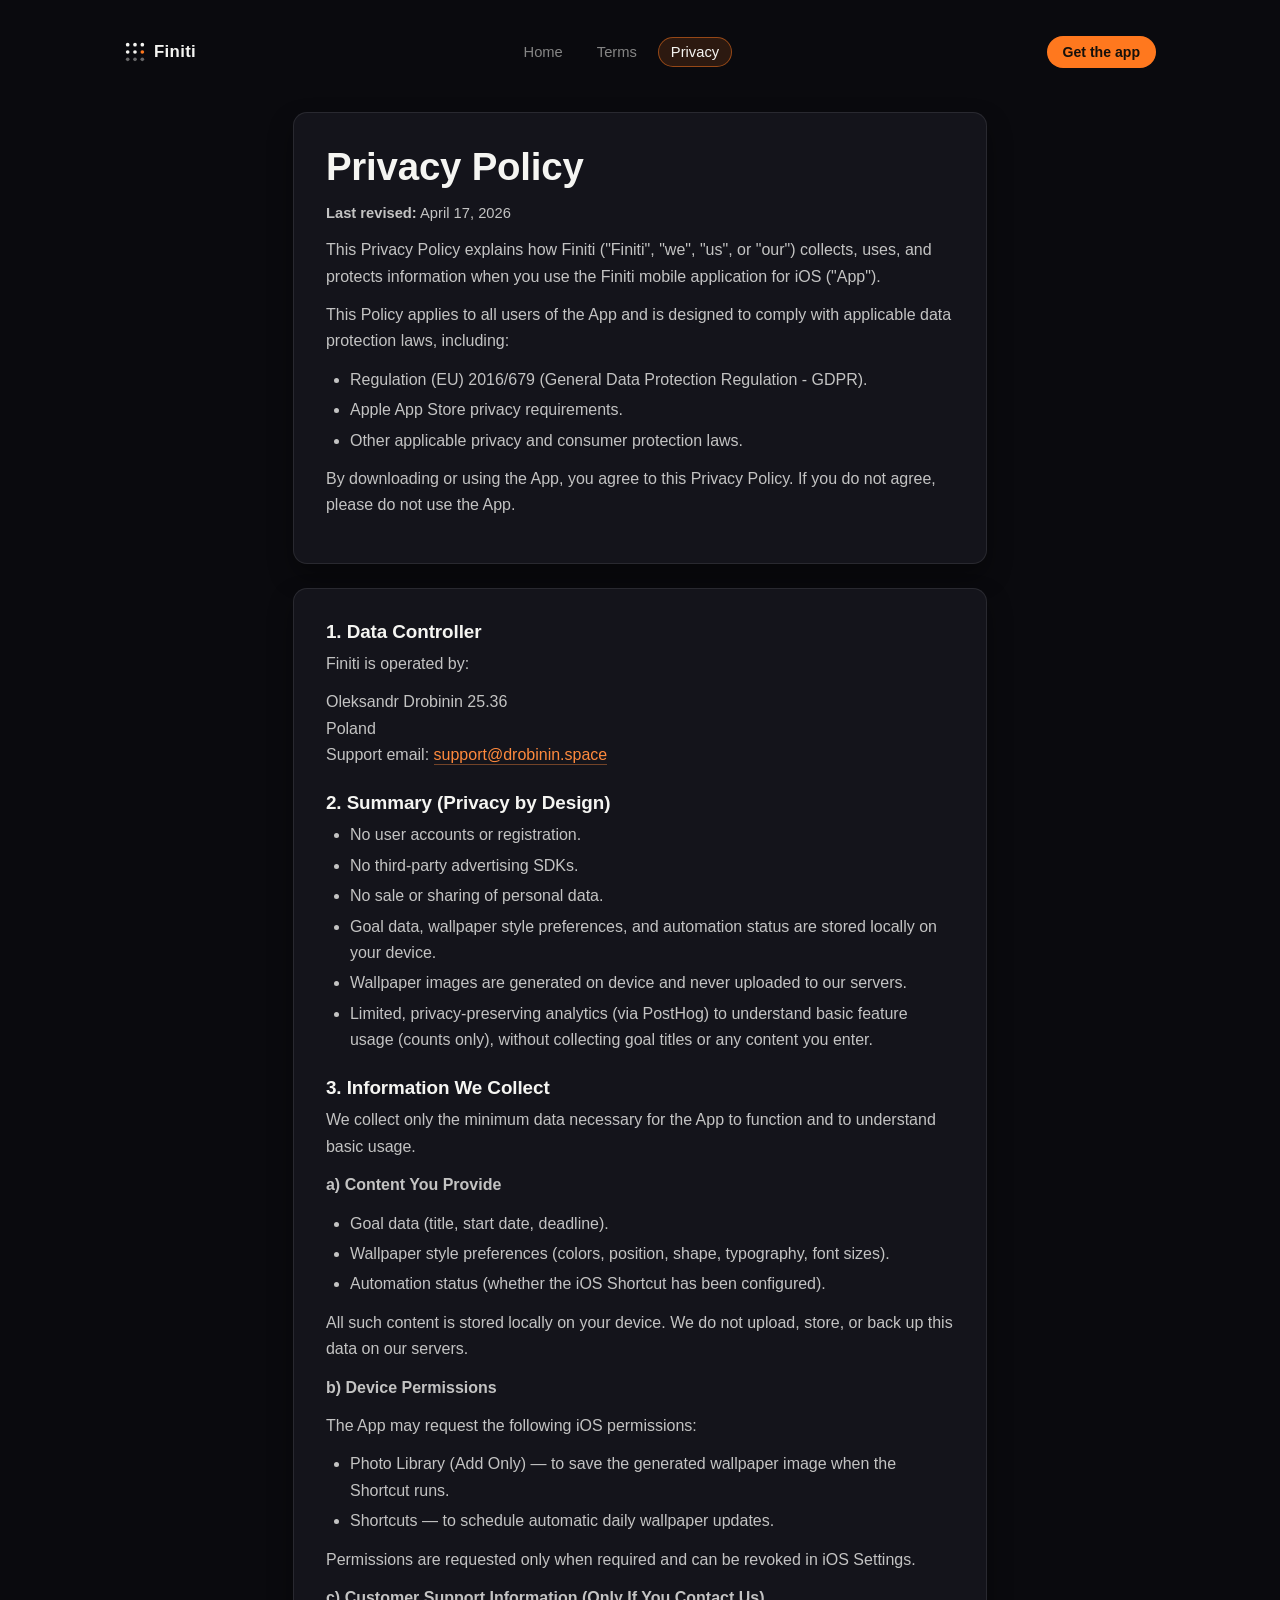
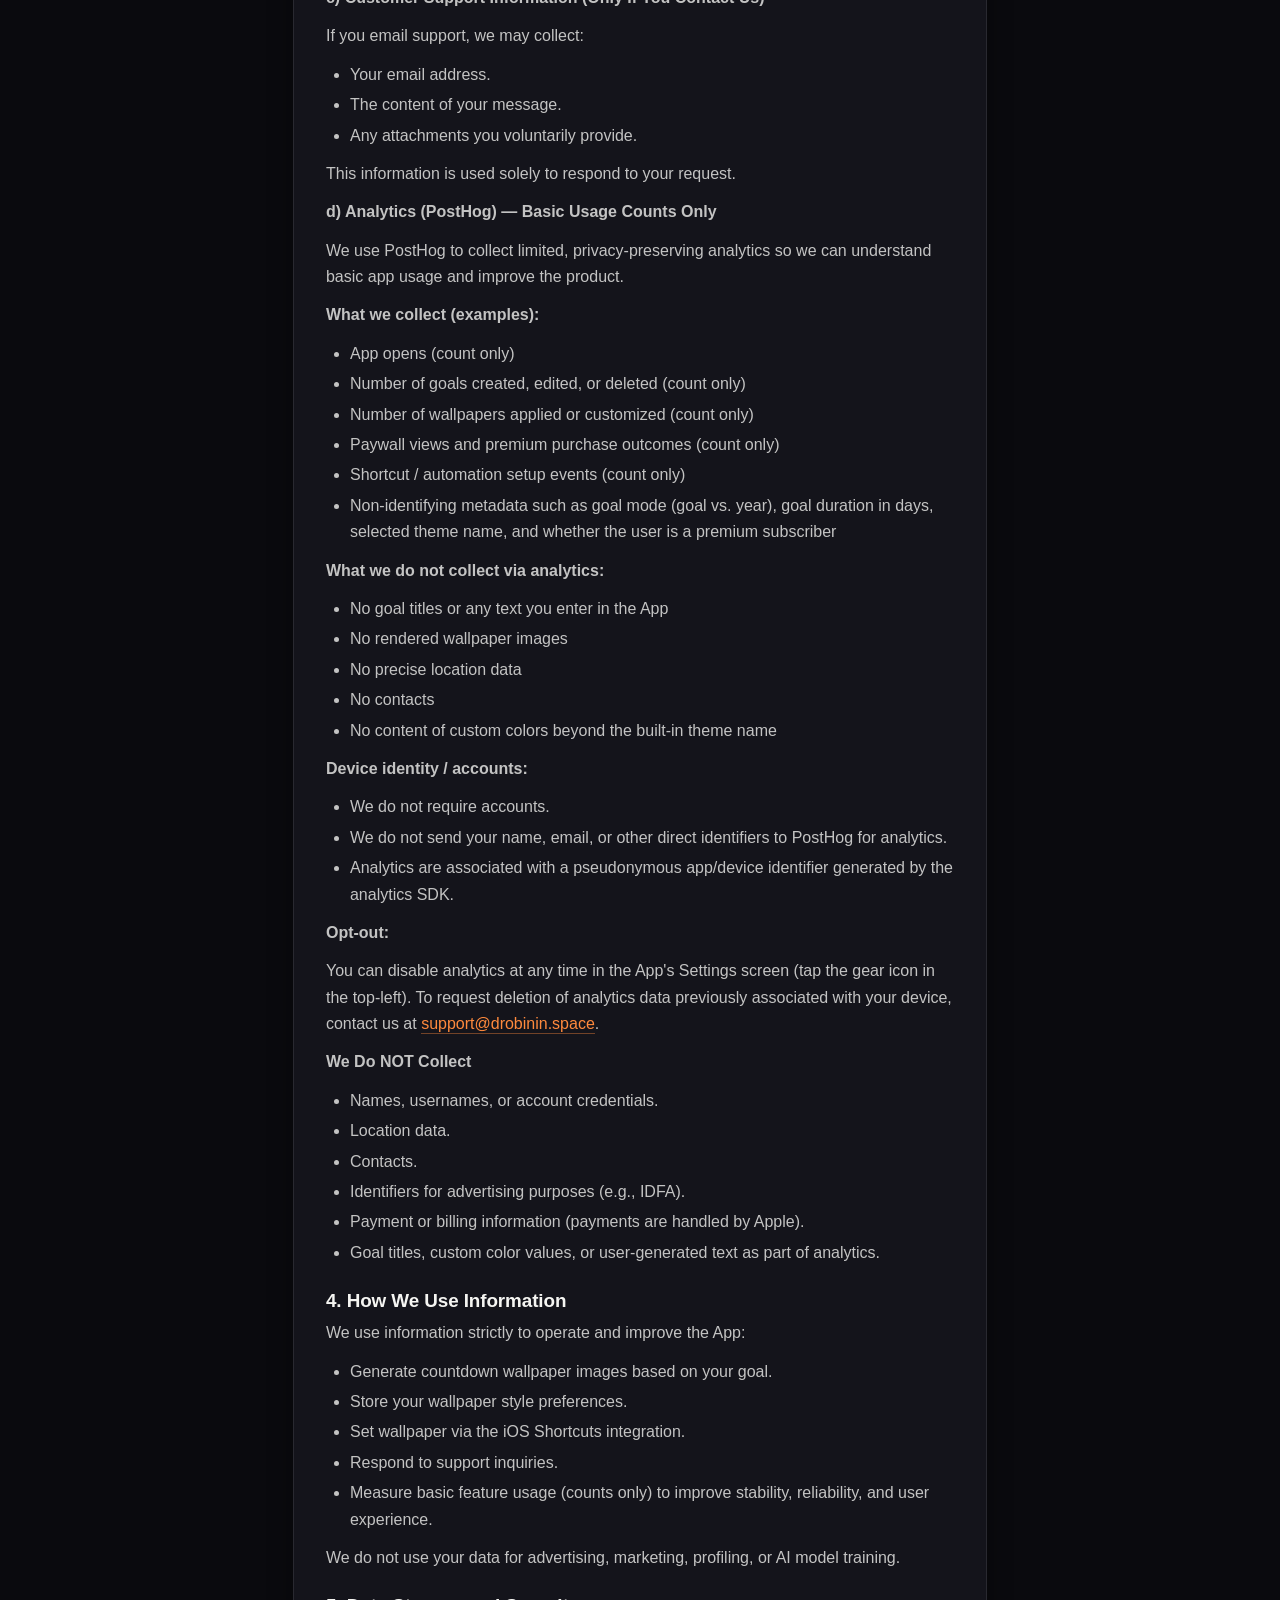
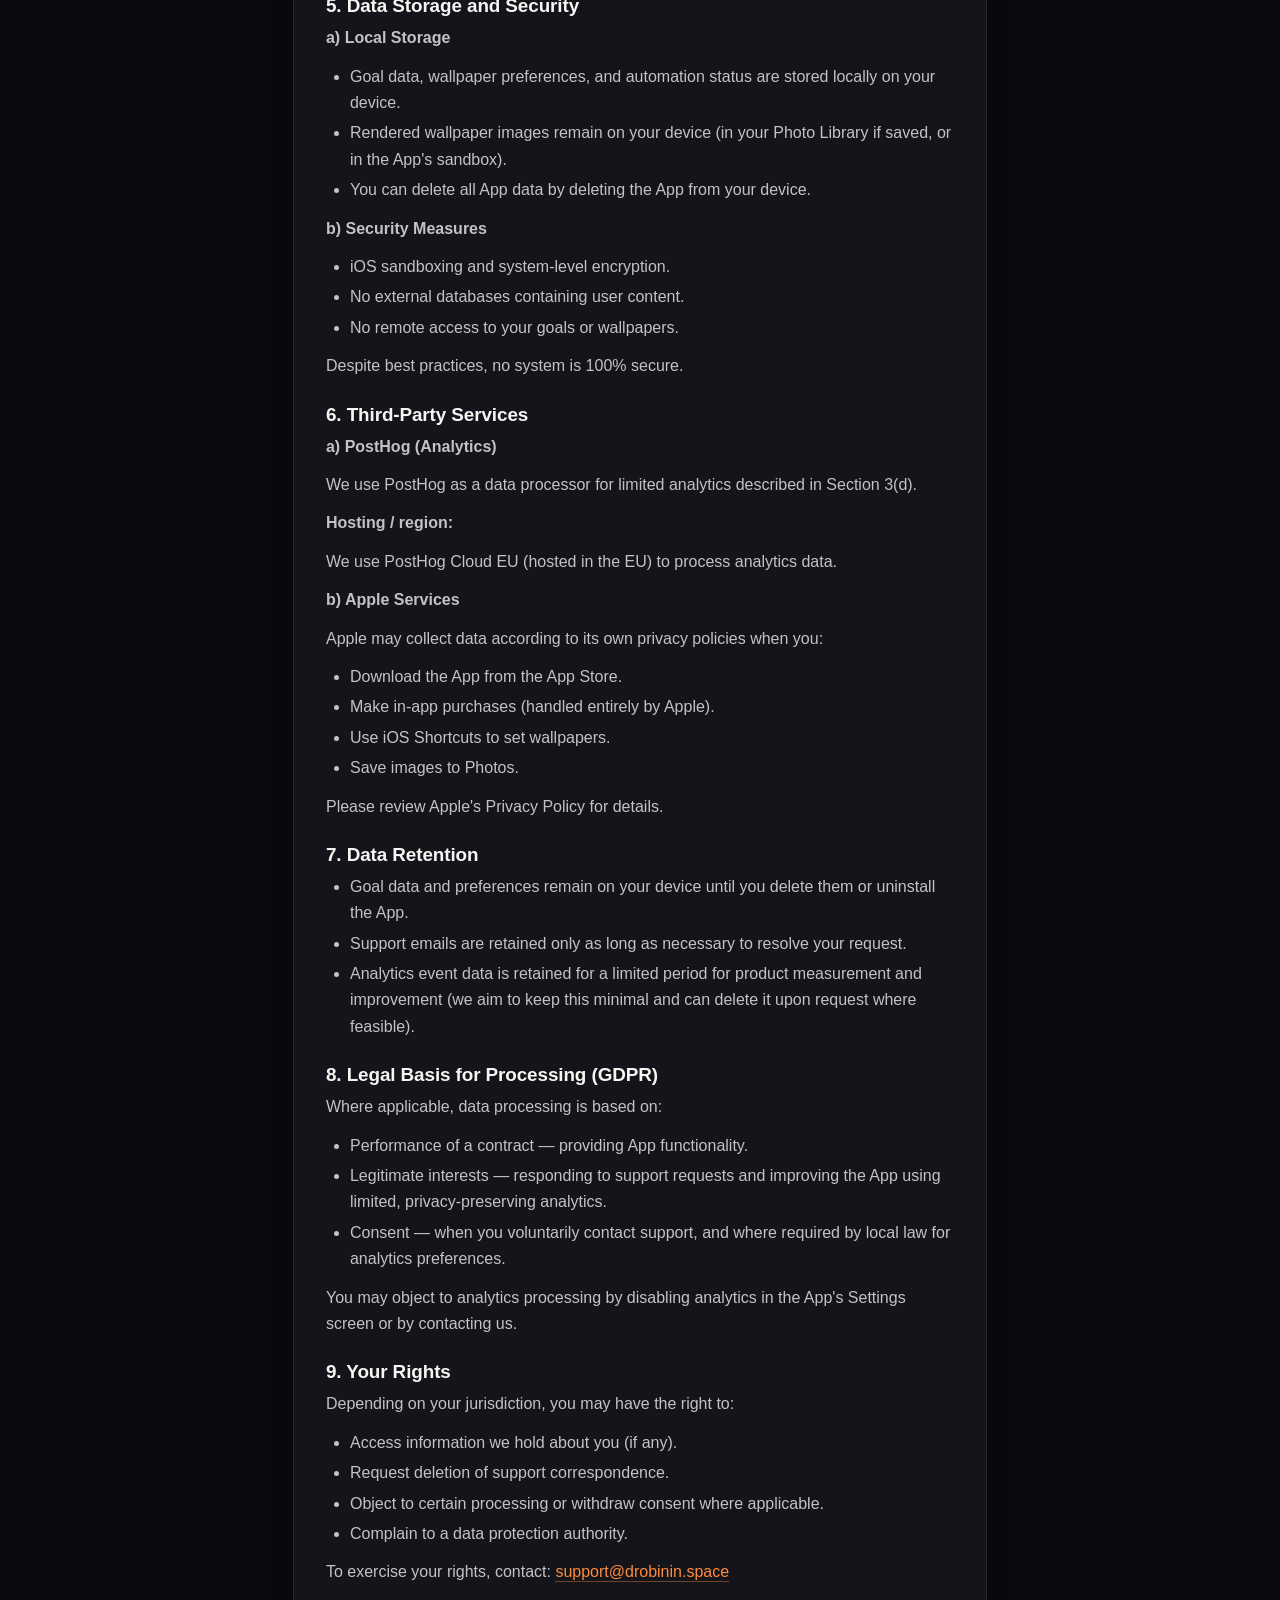
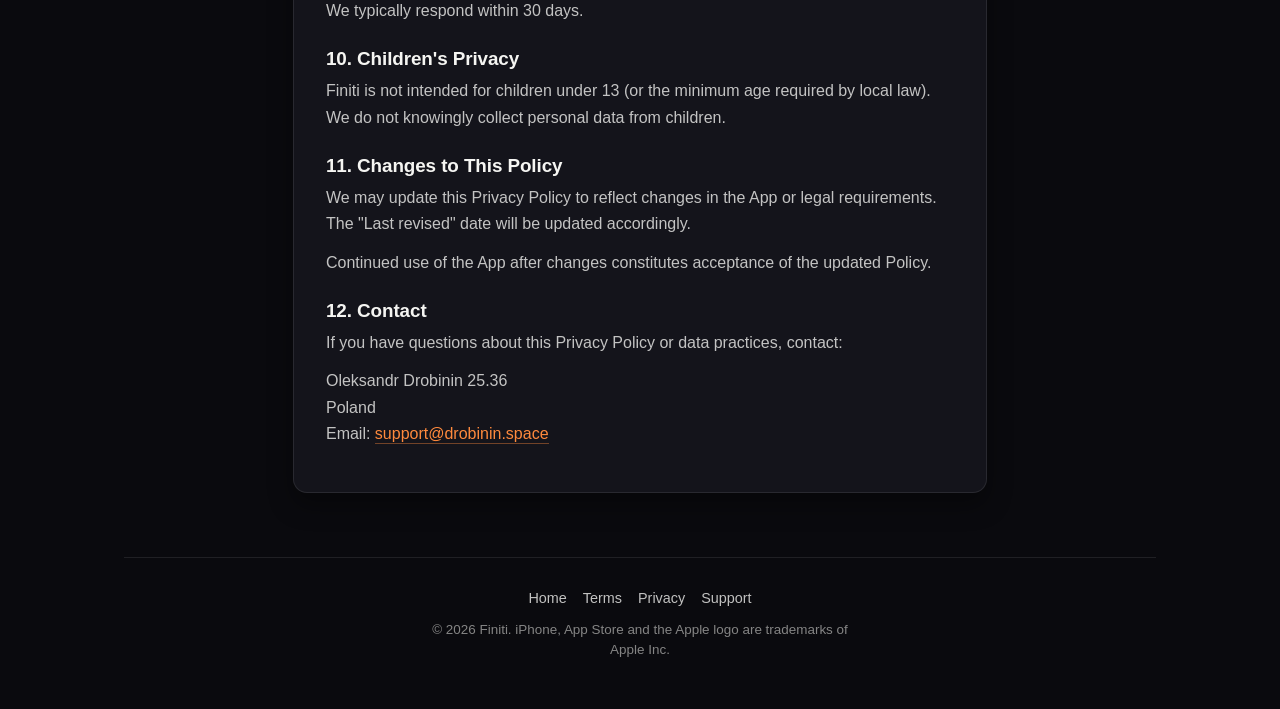
<file: privacy.html>
<!doctype html>
<html lang="en">
  <head>
    <meta charset="utf-8" />
    <meta name="viewport" content="width=device-width, initial-scale=1, viewport-fit=cover" />
    <meta name="theme-color" content="#0A0A0E" />
    <meta name="description" content="Finiti — Privacy Policy." />
    <meta name="apple-itunes-app" content="app-id=6761764736" />
    <title>Finiti — Privacy</title>

    <link rel="preconnect" href="https://eu.i.posthog.com" crossorigin />
    <link rel="dns-prefetch" href="https://eu.i.posthog.com" />

    <link rel="stylesheet" href="assets/css/base.css" />
    <link rel="stylesheet" href="assets/css/legal.css" />

    <script>
      !function(t,e){var o,n,p,r;e.__SV||(window.posthog=e,e._i=[],e.init=function(i,s,a){function g(t,e){var o=e.split(".");2==o.length&&(t=t[o[0]],e=o[1]),t[e]=function(){t.push([e].concat(Array.prototype.slice.call(arguments,0)))}}(p=t.createElement("script")).type="text/javascript",p.crossOrigin="anonymous",p.async=!0,p.src=s.api_host.replace(".i.posthog.com","-assets.i.posthog.com")+"/static/array.js",(r=t.getElementsByTagName("script")[0]).parentNode.insertBefore(p,r);var u=e;for(void 0!==a?u=e[a]=[]:a="posthog",u.people=u.people||[],u.toString=function(t){var e="posthog";return"posthog"!==a&&(e+="."+a),t||(e+=" (stub)"),e},u.people.toString=function(){return u.toString(1)+".people (stub)"},o="init capture register register_once register_for_session unregister unregister_for_session getFeatureFlag getFeatureFlagPayload isFeatureEnabled reloadFeatureFlags updateEarlyAccessFeatureEnrollment getEarlyAccessFeatures on onFeatureFlags onSessionId getSurveys getActiveMatchingSurveys renderSurvey canRenderSurvey identify setPersonProperties group resetGroups setPersonPropertiesForFlags resetPersonPropertiesForFlags setGroupPropertiesForFlags resetGroupPropertiesForFlags reset get_distinct_id getGroups get_session_id get_session_replay_url alias set_config startSessionRecording stopSessionRecording sessionRecordingStarted captureException loadToolbar get_property getSessionProperty createPersonProfile opt_in_capturing opt_out_capturing has_opted_in_capturing has_opted_out_capturing clear_opt_in_out_capturing debug getPageViewId".split(" "),n=0;n<o.length;n++)g(u,o[n]);e._i.push([i,s,a])},e.__SV=1)}(document,window.posthog||[]);
      posthog.init('phc_pRPjqX6YwoQiGpgjzn4jUNKB9KNDWGyxY88fBwDBwbVZ', {
        api_host: 'https://eu.i.posthog.com',
        capture_pageview: true,
        person_profiles: 'identified_only'
      });
    </script>
  </head>
  <body>
    <a class="skip-link" href="#main">Skip to main content</a>

    <div class="page">
      <header class="site-header" role="banner">
        <a class="brand" href="index.html" aria-label="Finiti home">
          <svg class="brand__mark" viewBox="0 0 24 24" aria-hidden="true">
            <g fill="currentColor">
              <circle cx="4" cy="4" r="2" />
              <circle cx="12" cy="4" r="2" />
              <circle cx="20" cy="4" r="2" />
              <circle cx="4" cy="12" r="2" />
              <circle cx="12" cy="12" r="2" />
              <circle cx="20" cy="12" r="2" fill="#FF781E" />
              <circle cx="4" cy="20" r="2" opacity="0.4" />
              <circle cx="12" cy="20" r="2" opacity="0.4" />
              <circle cx="20" cy="20" r="2" opacity="0.4" />
            </g>
          </svg>
          Finiti
        </a>
        <nav class="site-nav" aria-label="Primary">
          <a href="index.html">Home</a>
          <a href="terms.html">Terms</a>
          <a href="privacy.html" aria-current="page">Privacy</a>
        </nav>
        <a class="header-cta" href="https://apps.apple.com/us/app/finiti-days-left/id6761764736">Get the app</a>
      </header>

      <main id="main" class="legal">
        <section class="card">
          <h1>Privacy Policy</h1>
          <p class="legal__meta"><strong>Last revised:</strong> April 17, 2026</p>
          <p>This Privacy Policy explains how Finiti ("Finiti", "we", "us", or "our") collects, uses, and protects information when you use the Finiti mobile application for iOS ("App").</p>
          <p>This Policy applies to all users of the App and is designed to comply with applicable data protection laws, including:</p>
          <ul>
            <li>Regulation (EU) 2016/679 (General Data Protection Regulation - GDPR).</li>
            <li>Apple App Store privacy requirements.</li>
            <li>Other applicable privacy and consumer protection laws.</li>
          </ul>
          <p>By downloading or using the App, you agree to this Privacy Policy. If you do not agree, please do not use the App.</p>
        </section>

        <section class="card">
          <h2>1. Data Controller</h2>
          <p>Finiti is operated by:</p>
          <p>
            Oleksandr Drobinin 25.36<br />
            Poland<br />
            Support email: <a href="mailto:support@drobinin.space">support@drobinin.space</a>
          </p>

          <h2>2. Summary (Privacy by Design)</h2>
          <ul>
            <li>No user accounts or registration.</li>
            <li>No third-party advertising SDKs.</li>
            <li>No sale or sharing of personal data.</li>
            <li>Goal data, wallpaper style preferences, and automation status are stored locally on your device.</li>
            <li>Wallpaper images are generated on device and never uploaded to our servers.</li>
            <li>Limited, privacy-preserving analytics (via PostHog) to understand basic feature usage (counts only), without collecting goal titles or any content you enter.</li>
          </ul>

          <h2>3. Information We Collect</h2>
          <p>We collect only the minimum data necessary for the App to function and to understand basic usage.</p>
          <p><strong>a) Content You Provide</strong></p>
          <ul>
            <li>Goal data (title, start date, deadline).</li>
            <li>Wallpaper style preferences (colors, position, shape, typography, font sizes).</li>
            <li>Automation status (whether the iOS Shortcut has been configured).</li>
          </ul>
          <p>All such content is stored locally on your device. We do not upload, store, or back up this data on our servers.</p>

          <p><strong>b) Device Permissions</strong></p>
          <p>The App may request the following iOS permissions:</p>
          <ul>
            <li>Photo Library (Add Only) — to save the generated wallpaper image when the Shortcut runs.</li>
            <li>Shortcuts — to schedule automatic daily wallpaper updates.</li>
          </ul>
          <p>Permissions are requested only when required and can be revoked in iOS Settings.</p>

          <p><strong>c) Customer Support Information (Only If You Contact Us)</strong></p>
          <p>If you email support, we may collect:</p>
          <ul>
            <li>Your email address.</li>
            <li>The content of your message.</li>
            <li>Any attachments you voluntarily provide.</li>
          </ul>
          <p>This information is used solely to respond to your request.</p>

          <p><strong>d) Analytics (PostHog) — Basic Usage Counts Only</strong></p>
          <p>We use PostHog to collect limited, privacy-preserving analytics so we can understand basic app usage and improve the product.</p>
          <p><strong>What we collect (examples):</strong></p>
          <ul>
            <li>App opens (count only)</li>
            <li>Number of goals created, edited, or deleted (count only)</li>
            <li>Number of wallpapers applied or customized (count only)</li>
            <li>Paywall views and premium purchase outcomes (count only)</li>
            <li>Shortcut / automation setup events (count only)</li>
            <li>Non-identifying metadata such as goal mode (goal vs. year), goal duration in days, selected theme name, and whether the user is a premium subscriber</li>
          </ul>
          <p><strong>What we do not collect via analytics:</strong></p>
          <ul>
            <li>No goal titles or any text you enter in the App</li>
            <li>No rendered wallpaper images</li>
            <li>No precise location data</li>
            <li>No contacts</li>
            <li>No content of custom colors beyond the built-in theme name</li>
          </ul>
          <p><strong>Device identity / accounts:</strong></p>
          <ul>
            <li>We do not require accounts.</li>
            <li>We do not send your name, email, or other direct identifiers to PostHog for analytics.</li>
            <li>Analytics are associated with a pseudonymous app/device identifier generated by the analytics SDK.</li>
          </ul>
          <p><strong>Opt-out:</strong></p>
          <p>You can disable analytics at any time in the App's Settings screen (tap the gear icon in the top-left). To request deletion of analytics data previously associated with your device, contact us at <a href="mailto:support@drobinin.space">support@drobinin.space</a>.</p>

          <p><strong>We Do NOT Collect</strong></p>
          <ul>
            <li>Names, usernames, or account credentials.</li>
            <li>Location data.</li>
            <li>Contacts.</li>
            <li>Identifiers for advertising purposes (e.g., IDFA).</li>
            <li>Payment or billing information (payments are handled by Apple).</li>
            <li>Goal titles, custom color values, or user-generated text as part of analytics.</li>
          </ul>

          <h2>4. How We Use Information</h2>
          <p>We use information strictly to operate and improve the App:</p>
          <ul>
            <li>Generate countdown wallpaper images based on your goal.</li>
            <li>Store your wallpaper style preferences.</li>
            <li>Set wallpaper via the iOS Shortcuts integration.</li>
            <li>Respond to support inquiries.</li>
            <li>Measure basic feature usage (counts only) to improve stability, reliability, and user experience.</li>
          </ul>
          <p>We do not use your data for advertising, marketing, profiling, or AI model training.</p>

          <h2>5. Data Storage and Security</h2>
          <p><strong>a) Local Storage</strong></p>
          <ul>
            <li>Goal data, wallpaper preferences, and automation status are stored locally on your device.</li>
            <li>Rendered wallpaper images remain on your device (in your Photo Library if saved, or in the App's sandbox).</li>
            <li>You can delete all App data by deleting the App from your device.</li>
          </ul>
          <p><strong>b) Security Measures</strong></p>
          <ul>
            <li>iOS sandboxing and system-level encryption.</li>
            <li>No external databases containing user content.</li>
            <li>No remote access to your goals or wallpapers.</li>
          </ul>
          <p>Despite best practices, no system is 100% secure.</p>

          <h2>6. Third-Party Services</h2>
          <p><strong>a) PostHog (Analytics)</strong></p>
          <p>We use PostHog as a data processor for limited analytics described in Section 3(d).</p>
          <p><strong>Hosting / region:</strong></p>
          <p>We use PostHog Cloud EU (hosted in the EU) to process analytics data.</p>
          <p><strong>b) Apple Services</strong></p>
          <p>Apple may collect data according to its own privacy policies when you:</p>
          <ul>
            <li>Download the App from the App Store.</li>
            <li>Make in-app purchases (handled entirely by Apple).</li>
            <li>Use iOS Shortcuts to set wallpapers.</li>
            <li>Save images to Photos.</li>
          </ul>
          <p>Please review Apple's Privacy Policy for details.</p>

          <h2>7. Data Retention</h2>
          <ul>
            <li>Goal data and preferences remain on your device until you delete them or uninstall the App.</li>
            <li>Support emails are retained only as long as necessary to resolve your request.</li>
            <li>Analytics event data is retained for a limited period for product measurement and improvement (we aim to keep this minimal and can delete it upon request where feasible).</li>
          </ul>

          <h2>8. Legal Basis for Processing (GDPR)</h2>
          <p>Where applicable, data processing is based on:</p>
          <ul>
            <li>Performance of a contract — providing App functionality.</li>
            <li>Legitimate interests — responding to support requests and improving the App using limited, privacy-preserving analytics.</li>
            <li>Consent — when you voluntarily contact support, and where required by local law for analytics preferences.</li>
          </ul>
          <p>You may object to analytics processing by disabling analytics in the App's Settings screen or by contacting us.</p>

          <h2>9. Your Rights</h2>
          <p>Depending on your jurisdiction, you may have the right to:</p>
          <ul>
            <li>Access information we hold about you (if any).</li>
            <li>Request deletion of support correspondence.</li>
            <li>Object to certain processing or withdraw consent where applicable.</li>
            <li>Complain to a data protection authority.</li>
          </ul>
          <p>To exercise your rights, contact: <a href="mailto:support@drobinin.space">support@drobinin.space</a></p>
          <p>We typically respond within 30 days.</p>

          <h2>10. Children's Privacy</h2>
          <p>Finiti is not intended for children under 13 (or the minimum age required by local law). We do not knowingly collect personal data from children.</p>

          <h2>11. Changes to This Policy</h2>
          <p>We may update this Privacy Policy to reflect changes in the App or legal requirements. The "Last revised" date will be updated accordingly.</p>
          <p>Continued use of the App after changes constitutes acceptance of the updated Policy.</p>

          <h2>12. Contact</h2>
          <p>If you have questions about this Privacy Policy or data practices, contact:</p>
          <p>
            Oleksandr Drobinin 25.36<br />
            Poland<br />
            Email: <a href="mailto:support@drobinin.space">support@drobinin.space</a>
          </p>
        </section>
      </main>

      <footer class="site-footer">
        <nav class="site-footer__nav" aria-label="Footer">
          <a href="index.html">Home</a>
          <a href="terms.html">Terms</a>
          <a href="privacy.html">Privacy</a>
          <a href="mailto:support@drobinin.space">Support</a>
        </nav>
        <p class="site-footer__legal">
          © <span id="year"></span> Finiti. iPhone, App Store and the Apple logo are trademarks of Apple Inc.
        </p>
      </footer>
    </div>

    <script>
      var y = document.getElementById('year');
      if (y) y.textContent = new Date().getFullYear();
    </script>
  </body>
</html>
</file>
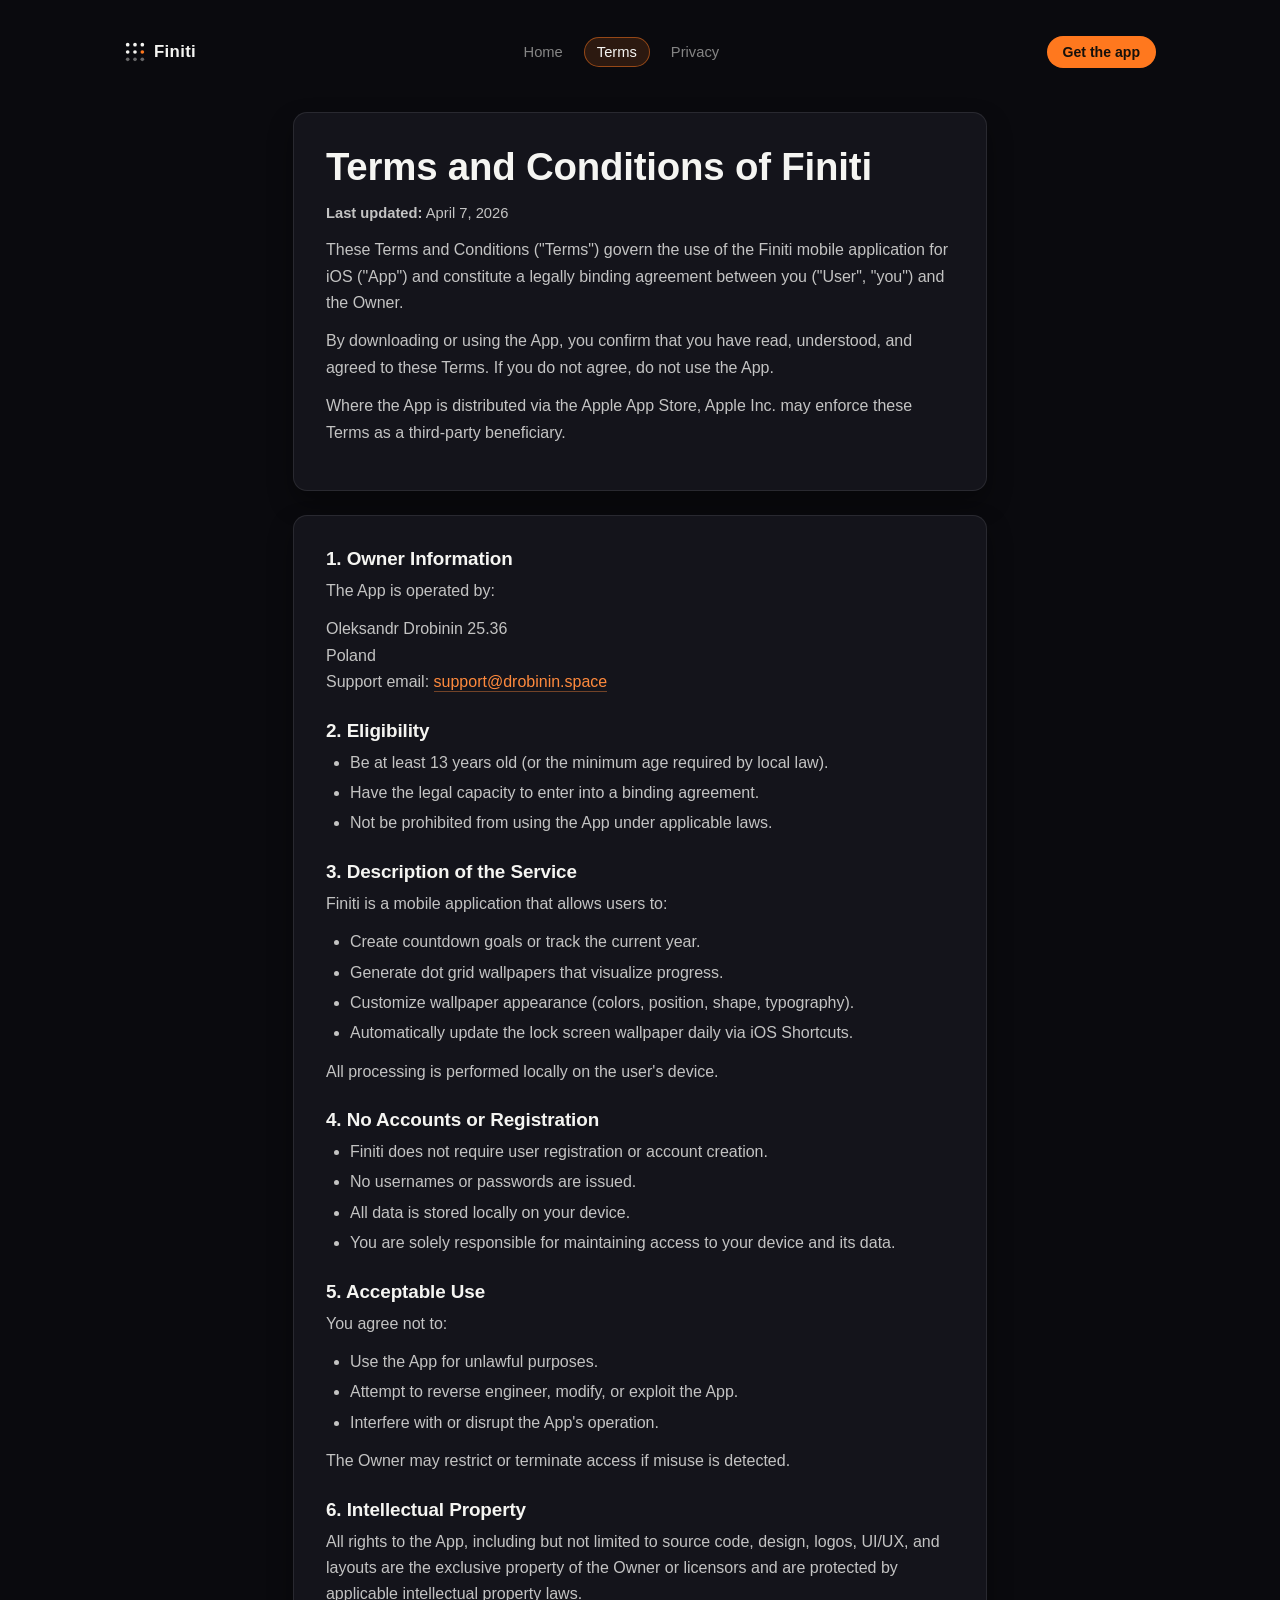
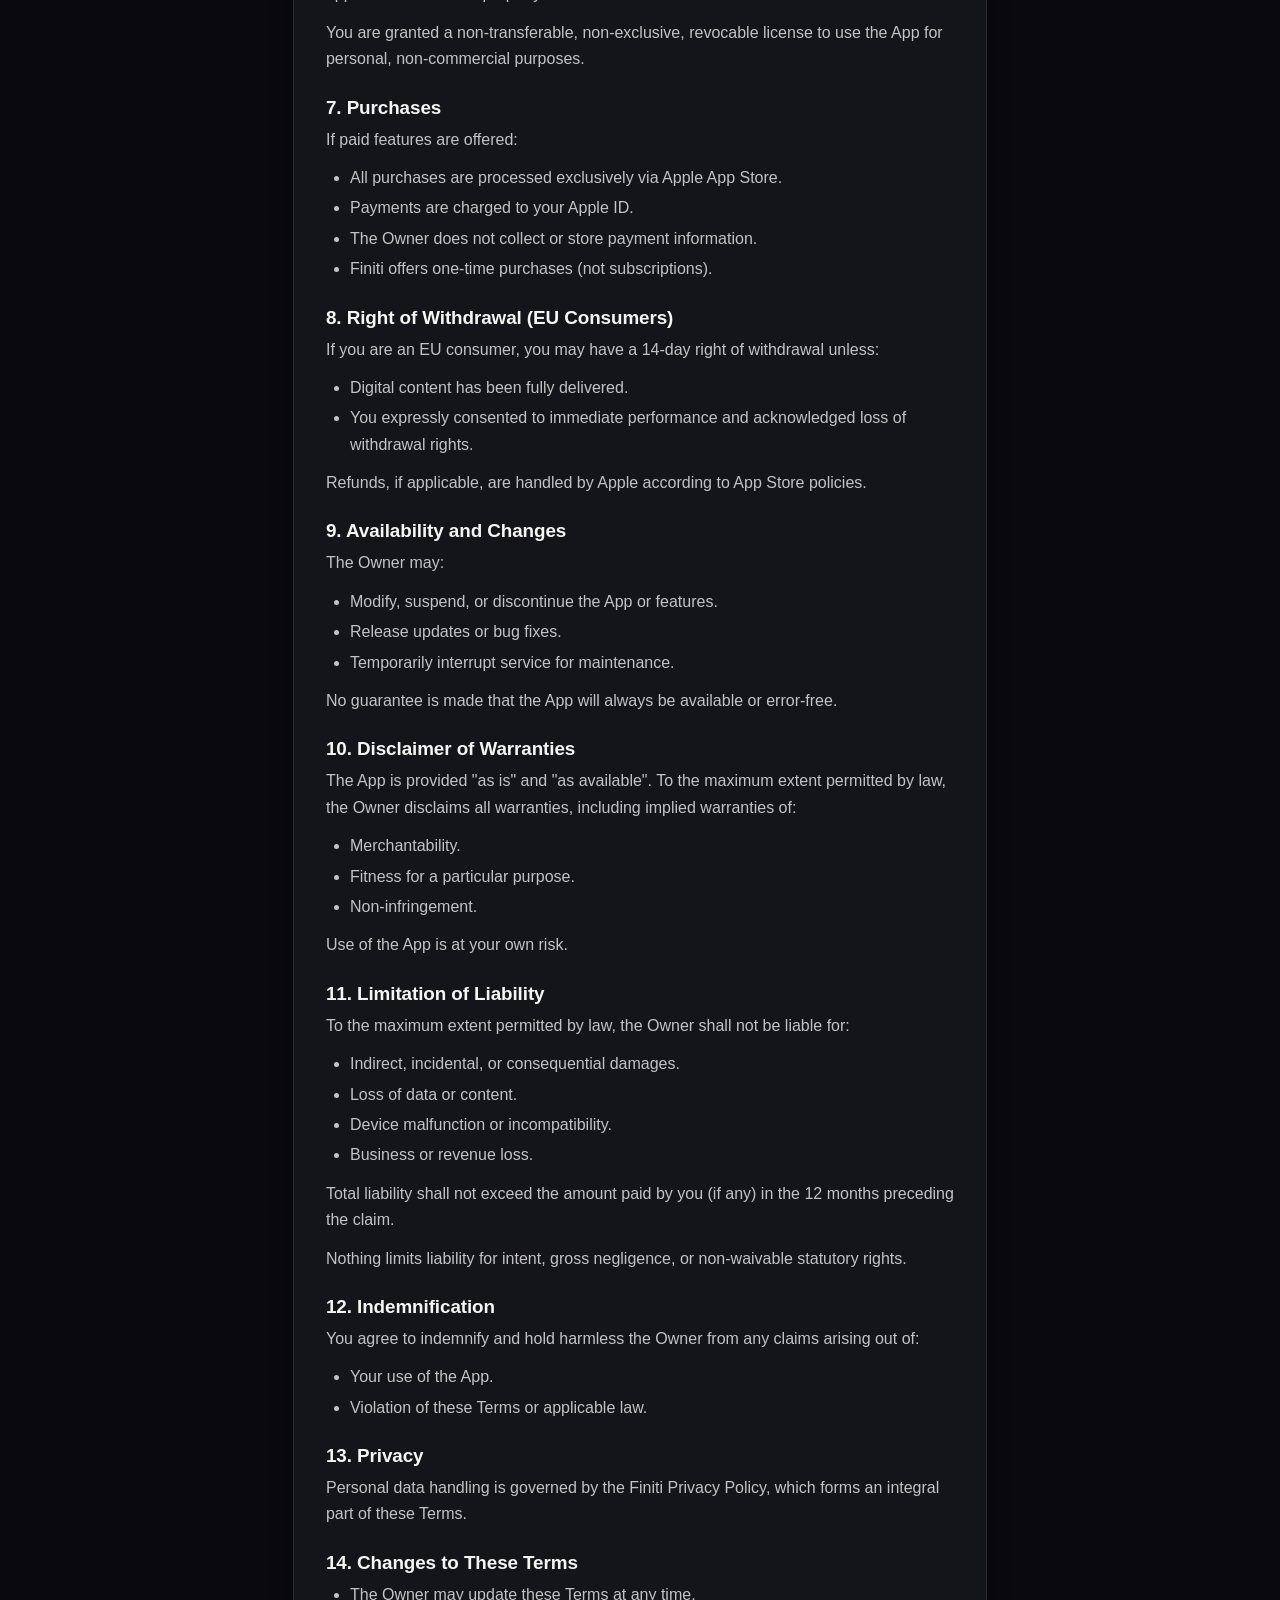
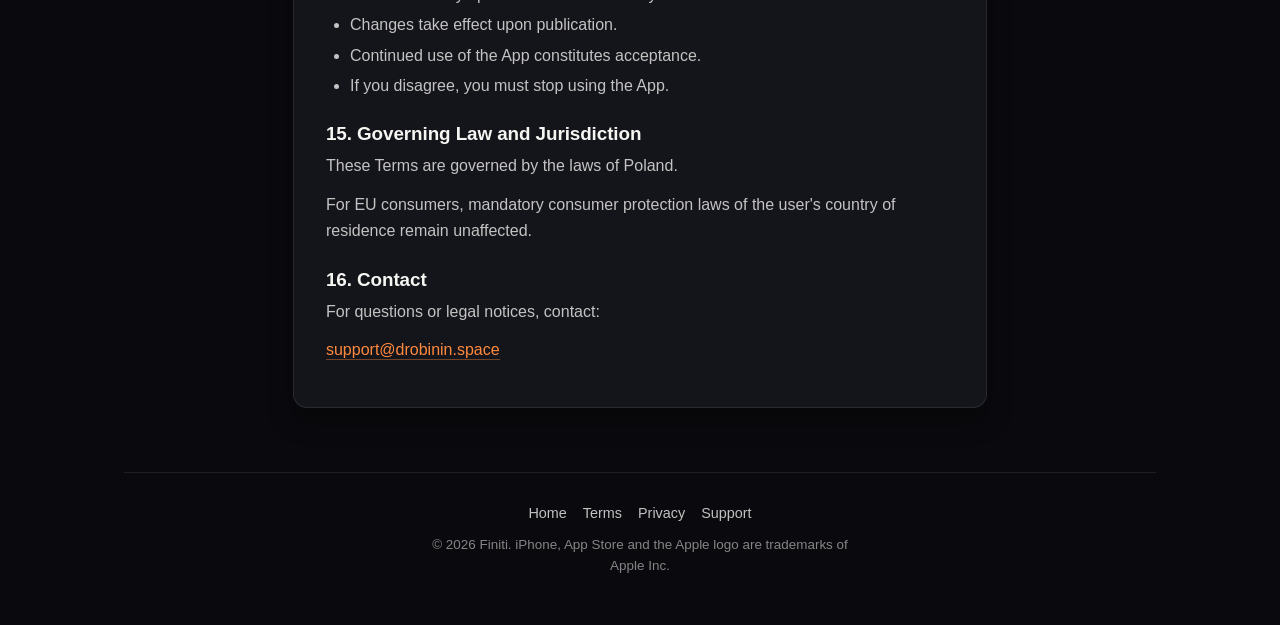
<file: terms.html>
<!doctype html>
<html lang="en">
  <head>
    <meta charset="utf-8" />
    <meta name="viewport" content="width=device-width, initial-scale=1, viewport-fit=cover" />
    <meta name="theme-color" content="#0A0A0E" />
    <meta name="description" content="Finiti — Terms and Conditions." />
    <meta name="apple-itunes-app" content="app-id=6761764736" />
    <title>Finiti — Terms</title>

    <link rel="preconnect" href="https://eu.i.posthog.com" crossorigin />
    <link rel="dns-prefetch" href="https://eu.i.posthog.com" />

    <link rel="stylesheet" href="assets/css/base.css" />
    <link rel="stylesheet" href="assets/css/legal.css" />

    <script>
      !function(t,e){var o,n,p,r;e.__SV||(window.posthog=e,e._i=[],e.init=function(i,s,a){function g(t,e){var o=e.split(".");2==o.length&&(t=t[o[0]],e=o[1]),t[e]=function(){t.push([e].concat(Array.prototype.slice.call(arguments,0)))}}(p=t.createElement("script")).type="text/javascript",p.crossOrigin="anonymous",p.async=!0,p.src=s.api_host.replace(".i.posthog.com","-assets.i.posthog.com")+"/static/array.js",(r=t.getElementsByTagName("script")[0]).parentNode.insertBefore(p,r);var u=e;for(void 0!==a?u=e[a]=[]:a="posthog",u.people=u.people||[],u.toString=function(t){var e="posthog";return"posthog"!==a&&(e+="."+a),t||(e+=" (stub)"),e},u.people.toString=function(){return u.toString(1)+".people (stub)"},o="init capture register register_once register_for_session unregister unregister_for_session getFeatureFlag getFeatureFlagPayload isFeatureEnabled reloadFeatureFlags updateEarlyAccessFeatureEnrollment getEarlyAccessFeatures on onFeatureFlags onSessionId getSurveys getActiveMatchingSurveys renderSurvey canRenderSurvey identify setPersonProperties group resetGroups setPersonPropertiesForFlags resetPersonPropertiesForFlags setGroupPropertiesForFlags resetGroupPropertiesForFlags reset get_distinct_id getGroups get_session_id get_session_replay_url alias set_config startSessionRecording stopSessionRecording sessionRecordingStarted captureException loadToolbar get_property getSessionProperty createPersonProfile opt_in_capturing opt_out_capturing has_opted_in_capturing has_opted_out_capturing clear_opt_in_out_capturing debug getPageViewId".split(" "),n=0;n<o.length;n++)g(u,o[n]);e._i.push([i,s,a])},e.__SV=1)}(document,window.posthog||[]);
      posthog.init('phc_pRPjqX6YwoQiGpgjzn4jUNKB9KNDWGyxY88fBwDBwbVZ', {
        api_host: 'https://eu.i.posthog.com',
        capture_pageview: true,
        person_profiles: 'identified_only'
      });
    </script>
  </head>
  <body>
    <a class="skip-link" href="#main">Skip to main content</a>

    <div class="page">
      <header class="site-header" role="banner">
        <a class="brand" href="index.html" aria-label="Finiti home">
          <svg class="brand__mark" viewBox="0 0 24 24" aria-hidden="true">
            <g fill="currentColor">
              <circle cx="4" cy="4" r="2" />
              <circle cx="12" cy="4" r="2" />
              <circle cx="20" cy="4" r="2" />
              <circle cx="4" cy="12" r="2" />
              <circle cx="12" cy="12" r="2" />
              <circle cx="20" cy="12" r="2" fill="#FF781E" />
              <circle cx="4" cy="20" r="2" opacity="0.4" />
              <circle cx="12" cy="20" r="2" opacity="0.4" />
              <circle cx="20" cy="20" r="2" opacity="0.4" />
            </g>
          </svg>
          Finiti
        </a>
        <nav class="site-nav" aria-label="Primary">
          <a href="index.html">Home</a>
          <a href="terms.html" aria-current="page">Terms</a>
          <a href="privacy.html">Privacy</a>
        </nav>
        <a class="header-cta" href="https://apps.apple.com/us/app/finiti-days-left/id6761764736">Get the app</a>
      </header>

      <main id="main" class="legal">
        <section class="card">
          <h1>Terms and Conditions of Finiti</h1>
          <p class="legal__meta"><strong>Last updated:</strong> April 7, 2026</p>
          <p>These Terms and Conditions ("Terms") govern the use of the Finiti mobile application for iOS ("App") and constitute a legally binding agreement between you ("User", "you") and the Owner.</p>
          <p>By downloading or using the App, you confirm that you have read, understood, and agreed to these Terms. If you do not agree, do not use the App.</p>
          <p>Where the App is distributed via the Apple App Store, Apple Inc. may enforce these Terms as a third-party beneficiary.</p>
        </section>

        <section class="card">
          <h2>1. Owner Information</h2>
          <p>The App is operated by:</p>
          <p>
            Oleksandr Drobinin 25.36<br />
            Poland<br />
            Support email: <a href="mailto:support@drobinin.space">support@drobinin.space</a>
          </p>

          <h2>2. Eligibility</h2>
          <ul>
            <li>Be at least 13 years old (or the minimum age required by local law).</li>
            <li>Have the legal capacity to enter into a binding agreement.</li>
            <li>Not be prohibited from using the App under applicable laws.</li>
          </ul>

          <h2>3. Description of the Service</h2>
          <p>Finiti is a mobile application that allows users to:</p>
          <ul>
            <li>Create countdown goals or track the current year.</li>
            <li>Generate dot grid wallpapers that visualize progress.</li>
            <li>Customize wallpaper appearance (colors, position, shape, typography).</li>
            <li>Automatically update the lock screen wallpaper daily via iOS Shortcuts.</li>
          </ul>
          <p>All processing is performed locally on the user's device.</p>

          <h2>4. No Accounts or Registration</h2>
          <ul>
            <li>Finiti does not require user registration or account creation.</li>
            <li>No usernames or passwords are issued.</li>
            <li>All data is stored locally on your device.</li>
            <li>You are solely responsible for maintaining access to your device and its data.</li>
          </ul>

          <h2>5. Acceptable Use</h2>
          <p>You agree not to:</p>
          <ul>
            <li>Use the App for unlawful purposes.</li>
            <li>Attempt to reverse engineer, modify, or exploit the App.</li>
            <li>Interfere with or disrupt the App's operation.</li>
          </ul>
          <p>The Owner may restrict or terminate access if misuse is detected.</p>

          <h2>6. Intellectual Property</h2>
          <p>All rights to the App, including but not limited to source code, design, logos, UI/UX, and layouts are the exclusive property of the Owner or licensors and are protected by applicable intellectual property laws.</p>
          <p>You are granted a non-transferable, non-exclusive, revocable license to use the App for personal, non-commercial purposes.</p>

          <h2>7. Purchases</h2>
          <p>If paid features are offered:</p>
          <ul>
            <li>All purchases are processed exclusively via Apple App Store.</li>
            <li>Payments are charged to your Apple ID.</li>
            <li>The Owner does not collect or store payment information.</li>
            <li>Finiti offers one-time purchases (not subscriptions).</li>
          </ul>

          <h2>8. Right of Withdrawal (EU Consumers)</h2>
          <p>If you are an EU consumer, you may have a 14-day right of withdrawal unless:</p>
          <ul>
            <li>Digital content has been fully delivered.</li>
            <li>You expressly consented to immediate performance and acknowledged loss of withdrawal rights.</li>
          </ul>
          <p>Refunds, if applicable, are handled by Apple according to App Store policies.</p>

          <h2>9. Availability and Changes</h2>
          <p>The Owner may:</p>
          <ul>
            <li>Modify, suspend, or discontinue the App or features.</li>
            <li>Release updates or bug fixes.</li>
            <li>Temporarily interrupt service for maintenance.</li>
          </ul>
          <p>No guarantee is made that the App will always be available or error-free.</p>

          <h2>10. Disclaimer of Warranties</h2>
          <p>The App is provided "as is" and "as available". To the maximum extent permitted by law, the Owner disclaims all warranties, including implied warranties of:</p>
          <ul>
            <li>Merchantability.</li>
            <li>Fitness for a particular purpose.</li>
            <li>Non-infringement.</li>
          </ul>
          <p>Use of the App is at your own risk.</p>

          <h2>11. Limitation of Liability</h2>
          <p>To the maximum extent permitted by law, the Owner shall not be liable for:</p>
          <ul>
            <li>Indirect, incidental, or consequential damages.</li>
            <li>Loss of data or content.</li>
            <li>Device malfunction or incompatibility.</li>
            <li>Business or revenue loss.</li>
          </ul>
          <p>Total liability shall not exceed the amount paid by you (if any) in the 12 months preceding the claim.</p>
          <p>Nothing limits liability for intent, gross negligence, or non-waivable statutory rights.</p>

          <h2>12. Indemnification</h2>
          <p>You agree to indemnify and hold harmless the Owner from any claims arising out of:</p>
          <ul>
            <li>Your use of the App.</li>
            <li>Violation of these Terms or applicable law.</li>
          </ul>

          <h2>13. Privacy</h2>
          <p>Personal data handling is governed by the Finiti Privacy Policy, which forms an integral part of these Terms.</p>

          <h2>14. Changes to These Terms</h2>
          <ul>
            <li>The Owner may update these Terms at any time.</li>
            <li>Changes take effect upon publication.</li>
            <li>Continued use of the App constitutes acceptance.</li>
            <li>If you disagree, you must stop using the App.</li>
          </ul>

          <h2>15. Governing Law and Jurisdiction</h2>
          <p>These Terms are governed by the laws of Poland.</p>
          <p>For EU consumers, mandatory consumer protection laws of the user's country of residence remain unaffected.</p>

          <h2>16. Contact</h2>
          <p>For questions or legal notices, contact:</p>
          <p><a href="mailto:support@drobinin.space">support@drobinin.space</a></p>
        </section>
      </main>

      <footer class="site-footer">
        <nav class="site-footer__nav" aria-label="Footer">
          <a href="index.html">Home</a>
          <a href="terms.html">Terms</a>
          <a href="privacy.html">Privacy</a>
          <a href="mailto:support@drobinin.space">Support</a>
        </nav>
        <p class="site-footer__legal">
          © <span id="year"></span> Finiti. iPhone, App Store and the Apple logo are trademarks of Apple Inc.
        </p>
      </footer>
    </div>

    <script>
      var y = document.getElementById('year');
      if (y) y.textContent = new Date().getFullYear();
    </script>
  </body>
</html>
</file>
<file: assets/css/base.css>
/* =========================================================
   Finiti — base
   Design tokens, reset, header, footer, shared utilities.
   Loaded by every page (index.html, terms.html, privacy.html).

   Brand: "The feed is infinite. You aren't."
   Near-black ground, one signal-orange accent, grotesk headlines,
   monospace numerals. The dot grid is the identity.
   ========================================================= */

:root {
  /* Color */
  --bg: #0a0a0e;
  --bg-raise: #101016;
  --surface: #14141b;
  --surface-2: #1b1b24;
  --ink: #f5f5f2;
  --ink-soft: rgba(245, 245, 242, 0.78);
  --muted: rgba(245, 245, 242, 0.52);
  --faint: rgba(245, 245, 242, 0.3);
  --accent: #ff781e;
  --accent-hot: #ff8a3d;
  --accent-dim: rgba(255, 120, 30, 0.14);
  --border: rgba(255, 255, 255, 0.09);
  --border-strong: rgba(255, 255, 255, 0.2);
  --shadow-md: 0 12px 24px rgba(0, 0, 0, 0.35);
  --shadow-lg: 0 18px 40px rgba(0, 0, 0, 0.5);
  --shadow-xl: 0 30px 60px rgba(0, 0, 0, 0.55);

  /* Spacing */
  --sp-1: 4px;
  --sp-2: 8px;
  --sp-3: 12px;
  --sp-4: 16px;
  --sp-5: 24px;
  --sp-6: 32px;
  --sp-7: 48px;
  --sp-8: 64px;
  --sp-9: 96px;

  /* Radii — tight. This is a tool, not a toy. */
  --r-sm: 8px;
  --r-md: 14px;
  --r-lg: 20px;
  --r-pill: 999px;

  /* Type */
  --sans: -apple-system, BlinkMacSystemFont, "SF Pro Display", "Inter",
    "Segoe UI", Roboto, "Helvetica Neue", Arial, sans-serif;
  --mono: ui-monospace, "SF Mono", SFMono-Regular, Menlo, Consolas,
    "Liberation Mono", monospace;

  /* Motion */
  --ease: cubic-bezier(0.22, 1, 0.36, 1);
  --t-fast: 160ms;
  --t-med: 360ms;
  --t-slow: 600ms;
}

*,
*::before,
*::after {
  box-sizing: border-box;
}

html {
  -webkit-text-size-adjust: 100%;
  scroll-behavior: smooth;
  /* Paint the ground on the root so iOS Safari's overscroll, status-bar
     zone and URL-bar overlap zone stay black instead of leaking white. */
  background:
    radial-gradient(900px 600px at 85% -10%, rgba(255, 120, 30, 0.09), transparent 60%),
    var(--bg);
  background-color: var(--bg);
  min-height: 100%;
}

body {
  margin: 0;
  font-family: var(--sans);
  color: var(--ink);
  background: transparent;
  min-height: 100vh;
  min-height: 100dvh;
  -webkit-font-smoothing: antialiased;
  text-rendering: optimizeLegibility;
}

a {
  color: inherit;
  text-decoration: none;
}

img {
  max-width: 100%;
  display: block;
}

:focus-visible {
  outline: 2px solid var(--accent-hot);
  outline-offset: 3px;
  border-radius: 4px;
}

/* Skip link for keyboard users */
.skip-link {
  position: absolute;
  top: -100px;
  left: var(--sp-4);
  background: var(--accent);
  color: #14100b;
  padding: var(--sp-3) var(--sp-4);
  border-radius: var(--r-pill);
  font-weight: 700;
  z-index: 100;
  transition: top var(--t-fast) var(--ease);
}
.skip-link:focus-visible {
  top: var(--sp-4);
}

/* Layout */
.page {
  max-width: 1080px;
  margin: 0 auto;
  padding: var(--sp-5) var(--sp-5) var(--sp-7);
}

/* Header — flat bar, no chrome. Brand left, one CTA right. */
.site-header {
  display: flex;
  align-items: center;
  justify-content: space-between;
  gap: var(--sp-3);
  padding: var(--sp-3) 0;
}
.brand {
  display: inline-flex;
  align-items: center;
  gap: var(--sp-2);
  font-weight: 800;
  letter-spacing: 0.02em;
  font-size: 1.05rem;
  color: var(--ink);
}
.brand__mark {
  width: 22px;
  height: 22px;
  display: block;
}
.site-nav {
  display: flex;
  justify-content: center;
  gap: var(--sp-2);
  font-size: 0.92rem;
}
.site-nav a {
  padding: 6px 12px;
  border-radius: var(--r-pill);
  border: 1px solid transparent;
  color: var(--muted);
  transition:
    border-color var(--t-fast) var(--ease),
    color var(--t-fast) var(--ease),
    background var(--t-fast) var(--ease);
}
.site-nav a:hover {
  border-color: var(--border-strong);
  color: var(--ink);
  background: rgba(255, 255, 255, 0.06);
}
.site-nav a[aria-current="page"] {
  border-color: rgba(255, 120, 30, 0.5);
  color: var(--ink);
  background: var(--accent-dim);
}
.header-cta {
  font-size: 0.88rem;
  font-weight: 700;
  color: #14100b;
  padding: 8px 16px;
  border-radius: var(--r-pill);
  background: var(--accent);
  white-space: nowrap;
  transition: background var(--t-fast) var(--ease), transform var(--t-fast) var(--ease);
}
a.header-cta:hover {
  background: var(--accent-hot);
  transform: translateY(-1px);
}
a.header-cta:active {
  transform: translateY(0);
}

/* Card surface — used by legal pages and landing panels */
.card {
  background: var(--surface);
  border: 1px solid var(--border);
  border-radius: var(--r-md);
  padding: var(--sp-6);
  box-shadow: var(--shadow-md);
}

/* Footer */
.site-footer {
  margin-top: var(--sp-8);
  padding-top: var(--sp-6);
  display: grid;
  gap: var(--sp-3);
  text-align: center;
  color: var(--muted);
  font-size: 0.9rem;
  border-top: 1px solid var(--border);
}
.site-footer__nav {
  display: flex;
  justify-content: center;
  gap: var(--sp-4);
  flex-wrap: wrap;
}
.site-footer__nav a {
  color: var(--ink-soft);
  border-bottom: 1px solid transparent;
  padding-bottom: 1px;
  transition: border-color var(--t-fast) var(--ease);
}
.site-footer__nav a:hover {
  border-color: var(--border-strong);
}
.site-footer__legal {
  font-size: 0.84rem;
  color: var(--muted);
  max-width: 60ch;
  margin: 0 auto;
  line-height: 1.55;
}

/* Reveal-on-scroll utility */
.reveal {
  opacity: 0;
  transform: translateY(18px);
  transition: opacity var(--t-slow) var(--ease), transform var(--t-slow) var(--ease);
  will-change: opacity, transform;
}
.reveal.is-visible {
  opacity: 1;
  transform: none;
}

/* Reduced-motion: kill the dance */
@media (prefers-reduced-motion: reduce) {
  html {
    scroll-behavior: auto;
  }
  *,
  *::before,
  *::after {
    animation-duration: 0.001ms !important;
    transition-duration: 0.001ms !important;
  }
  .reveal {
    opacity: 1;
    transform: none;
  }
}

/* Mobile shared */
@media (max-width: 720px) {
  .page {
    padding: var(--sp-4) var(--sp-4) var(--sp-6);
  }
  .site-header {
    padding: var(--sp-2) 0;
  }
  .site-nav {
    font-size: 0.88rem;
    gap: var(--sp-1);
  }
  .site-nav a {
    padding: 4px 10px;
  }
}
</file>
<file: assets/css/legal.css>
/* =========================================================
   Finiti — legal
   Reading-optimized layout for terms.html and privacy.html.
   ========================================================= */

.legal {
  display: grid;
  gap: var(--sp-5);
  margin-top: var(--sp-6);
  max-width: 78ch;
  margin-left: auto;
  margin-right: auto;
}

.legal h1 {
  font-size: clamp(1.9rem, 3.2vw, 2.4rem);
  margin: 0 0 var(--sp-3);
  letter-spacing: -0.005em;
  font-weight: 600;
}

.legal h2 {
  font-size: 1.18rem;
  margin: var(--sp-5) 0 var(--sp-2);
  font-weight: 600;
  letter-spacing: -0.005em;
}
.legal h2:first-child {
  margin-top: 0;
}

.legal p {
  margin: 0 0 var(--sp-3);
  color: var(--ink-soft);
  line-height: 1.65;
}

.legal ul {
  margin: 0 0 var(--sp-3);
  padding-left: var(--sp-5);
  color: var(--ink-soft);
  line-height: 1.65;
}
.legal li + li {
  margin-top: 4px;
}

.legal__meta {
  font-size: 0.92rem;
  color: var(--muted);
}

.legal a[href^="mailto:"] {
  color: var(--accent-hot);
  border-bottom: 1px solid rgba(255, 138, 61, 0.4);
  padding-bottom: 1px;
  transition: border-color var(--t-fast) var(--ease);
}
.legal a[href^="mailto:"]:hover {
  border-color: var(--accent-hot);
}

@media (max-width: 720px) {
  .legal {
    gap: var(--sp-4);
    margin-top: var(--sp-5);
  }
  .legal .card {
    padding: var(--sp-5);
  }
  .legal h1 {
    font-size: 1.6rem;
  }
}
</file>
